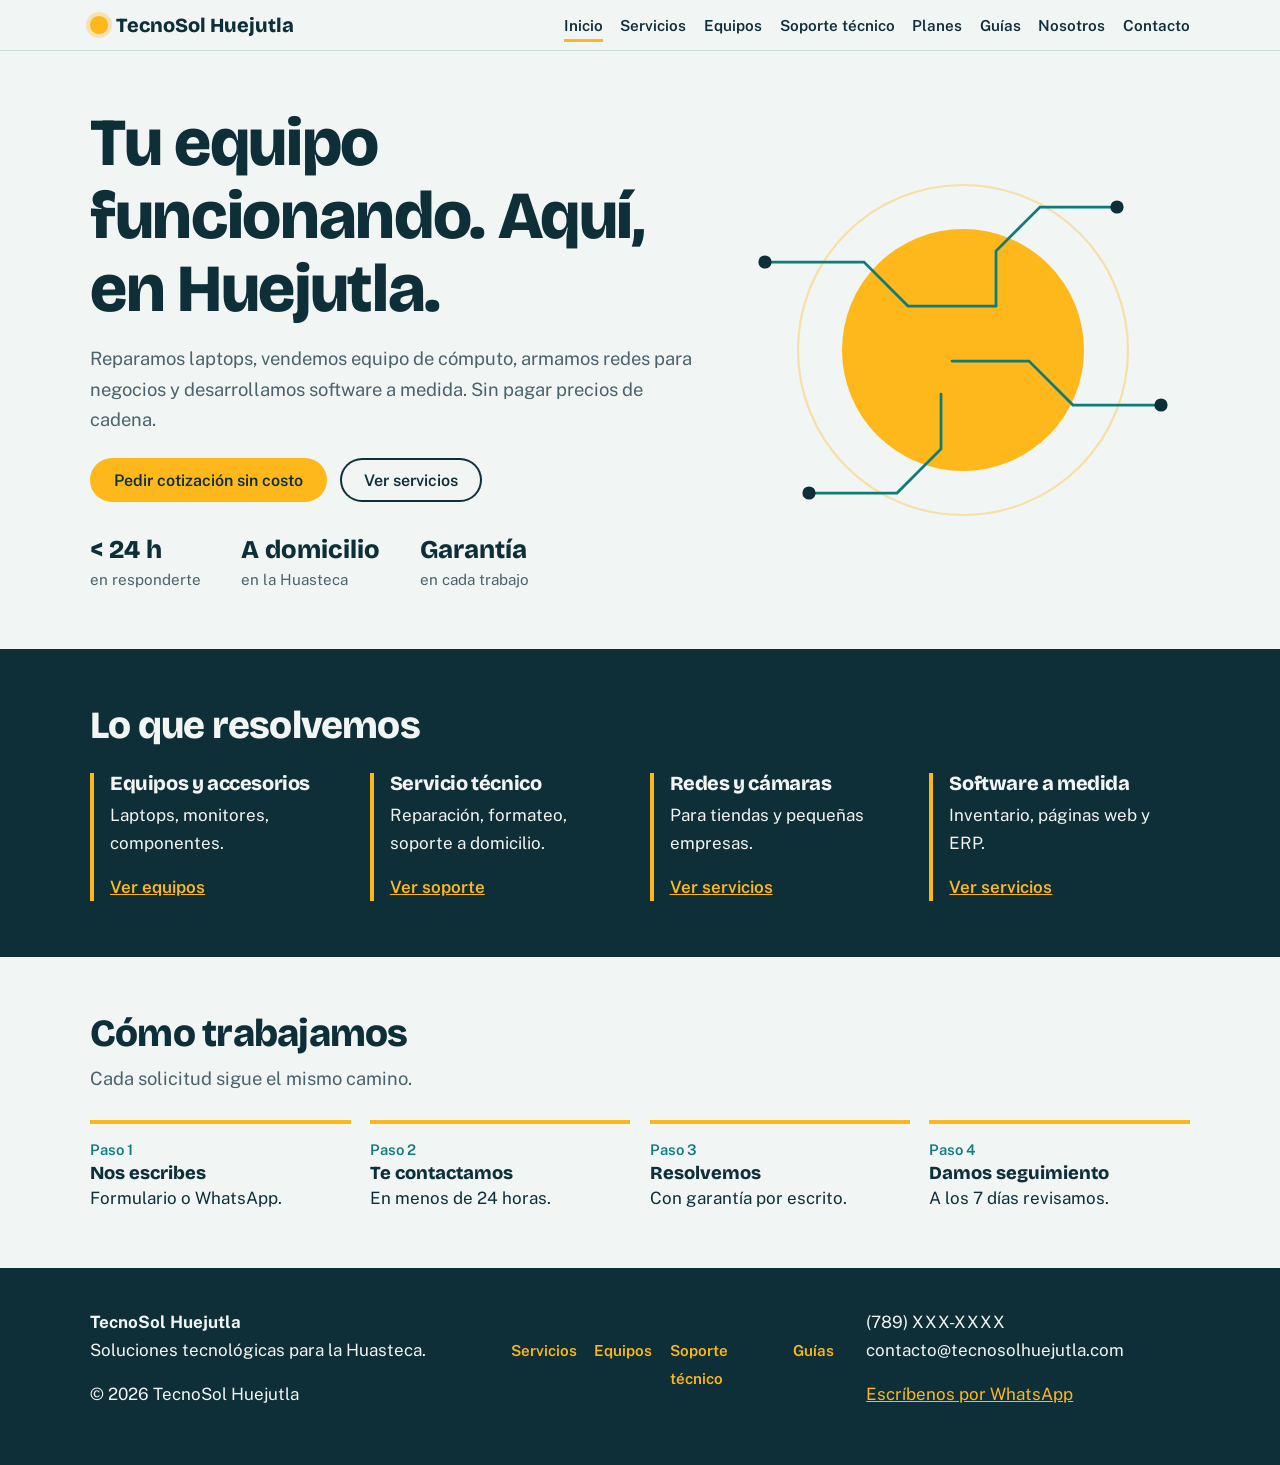
<file: index.html>
<!DOCTYPE html>
<html lang="es-MX">
<head>
<meta charset="UTF-8">
<meta name="viewport" content="width=device-width, initial-scale=1, viewport-fit=cover">
<meta name="robots" content="index, follow">
<link rel="canonical" href="https://tecnosolhuejutla.com/">
<title>TecnoSol Huejutla: Reparación, Venta de Laptops y Redes</title>
<meta name="description" content="Servicio técnico rápido en Huejutla. Reparamos laptops, vendemos equipos, armamos redes y hacemos software a medida. ¡Pide tu cotización sin costo!">
<meta property="og:title" content="TecnoSol Huejutla: Reparación, Venta de Laptops y Redes">
<meta property="og:description" content="Servicio técnico rápido en Huejutla. Reparamos laptops, vendemos equipos, armamos redes y hacemos software a medida. ¡Pide tu cotización sin costo!">
<meta property="og:type" content="website">
<meta property="og:locale" content="es_MX">
<meta property="og:url" content="https://tecnosolhuejutla.com/">
<link rel="icon" href="data:image/svg+xml,&lt;svg xmlns='http://www.w3.org/2000/svg' viewBox='0 0 100 100'&gt;&lt;circle cx='50' cy='50' r='40' fill='%23FFB81C'/&gt;&lt;/svg&gt;">
<link rel="preconnect" href="https://fonts.googleapis.com">
<link rel="preconnect" href="https://fonts.gstatic.com" crossorigin>
<link href="https://fonts.googleapis.com/css2?family=Bricolage+Grotesque:opsz,wght@12..96,500;12..96,800&family=Public+Sans:wght@400;600&display=swap" rel="stylesheet">
<link rel="stylesheet" href="css/styles.css">
<script type="application/ld+json">{"@context":"https://schema.org","@type":"LocalBusiness","name":"TecnoSol Huejutla","url":"https://tecnosolhuejutla.com","telephone":"+52-789-XXX-XXXX","address":{"@type":"PostalAddress","addressLocality":"Huejutla de Reyes","addressRegion":"Hidalgo","addressCountry":"MX"},"areaServed":"Región Huasteca"}</script>
</head>
<body>
<header class="top"><div class="wrap"><nav aria-label="Principal">
 <a class="brand" href="index.html"><i aria-hidden="true"></i>TecnoSol Huejutla</a>
 <button class="menu-btn" id="mb" aria-expanded="false" aria-controls="nv">Menú</button>
 <ul id="nv">
  <li><a href="index.html" aria-current="page">Inicio</a></li><li><a href="servicios.html">Servicios</a></li><li><a href="equipos.html">Equipos</a></li>
  <li><a href="soporte.html">Soporte técnico</a></li><li><a href="planes.html">Planes</a></li><li><a href="guias.html">Guías</a></li>
  <li><a href="nosotros.html">Nosotros</a></li><li><a href="contacto.html">Contacto</a></li>
 </ul></nav></div></header>

<main>
<section class="hero"><div class="wrap">
  <div><h1 tabindex="-1">Tu equipo funcionando. Aquí, en Huejutla.</h1>
  <p class="lead" style="margin-top:1.2rem">Reparamos laptops, vendemos equipo de cómputo, armamos redes para negocios y desarrollamos software a medida. Sin pagar precios de cadena.</p>
  <div class="cta-row"><a class="btn" href="contacto.html">Pedir cotización sin costo</a><a class="btn ghost" href="servicios.html">Ver servicios</a></div>
  <div class="stats"><div><b>&lt; 24 h</b><span>en responderte</span></div><div><b>A domicilio</b><span>en la Huasteca</span></div><div><b>Garantía</b><span>en cada trabajo</span></div></div></div>
  <svg viewBox="0 0 400 400" role="img" aria-label="Sol con líneas de circuito que representan tecnología local"><circle cx="200" cy="200" r="110" fill="#FFB81C"/><circle cx="200" cy="200" r="150" fill="none" stroke="#FFB81C" stroke-opacity=".35" stroke-width="2"/>
  <path class="trace" d="M20 120H110L150 160H230"/><path class="trace" d="M380 250H300L260 210H190"/><path class="trace" d="M60 330H140L180 290V240"/><path class="trace" d="M340 70H270L230 110V160"/>
  <g fill="#0E2F38"><circle cx="20" cy="120" r="6"/><circle cx="380" cy="250" r="6"/><circle cx="60" cy="330" r="6"/><circle cx="340" cy="70" r="6"/></g></svg>
 </div></section>
 <section class="band"><div class="wrap"><h2>Lo que resolvemos</h2>
  <div class="grid g4">
   <div class="line"><h3>Equipos y accesorios</h3><p>Laptops, monitores, componentes.</p><a href="equipos.html">Ver equipos</a></div>
   <div class="line"><h3>Servicio técnico</h3><p>Reparación, formateo, soporte a domicilio.</p><a href="soporte.html">Ver soporte</a></div>
   <div class="line"><h3>Redes y cámaras</h3><p>Para tiendas y pequeñas empresas.</p><a href="servicios.html">Ver servicios</a></div>
   <div class="line"><h3>Software a medida</h3><p>Inventario, páginas web y ERP.</p><a href="servicios.html">Ver servicios</a></div>
  </div></div></section>
 <section><div class="wrap"><h2>Cómo trabajamos</h2><p class="lead">Cada solicitud sigue el mismo camino.</p>
  <ol class="steps"><li><strong>Nos escribes</strong>Formulario o WhatsApp.</li><li><strong>Te contactamos</strong>En menos de 24 horas.</li><li><strong>Resolvemos</strong>Con garantía por escrito.</li><li><strong>Damos seguimiento</strong>A los 7 días revisamos.</li></ol></div></section>
</main>

<footer><div class="wrap">
 <div><b>TecnoSol Huejutla</b><p>Soluciones tecnológicas para la Huasteca.</p><p>© 2026 TecnoSol Huejutla</p></div>
 <nav aria-label="Pie"><ul><li><a href="servicios.html">Servicios</a></li><li><a href="equipos.html">Equipos</a></li><li><a href="soporte.html">Soporte técnico</a></li><li><a href="guias.html">Guías</a></li></ul></nav>
 <div><p>(789) XXX-XXXX<br>contacto@tecnosolhuejutla.com</p><a href="https://wa.me/52789XXXXXXX" target="_blank" rel="noopener noreferrer">Escríbenos por WhatsApp</a></div>
</div></footer>

<script src="js/main.js"></script>
</body>
</html>
</file>
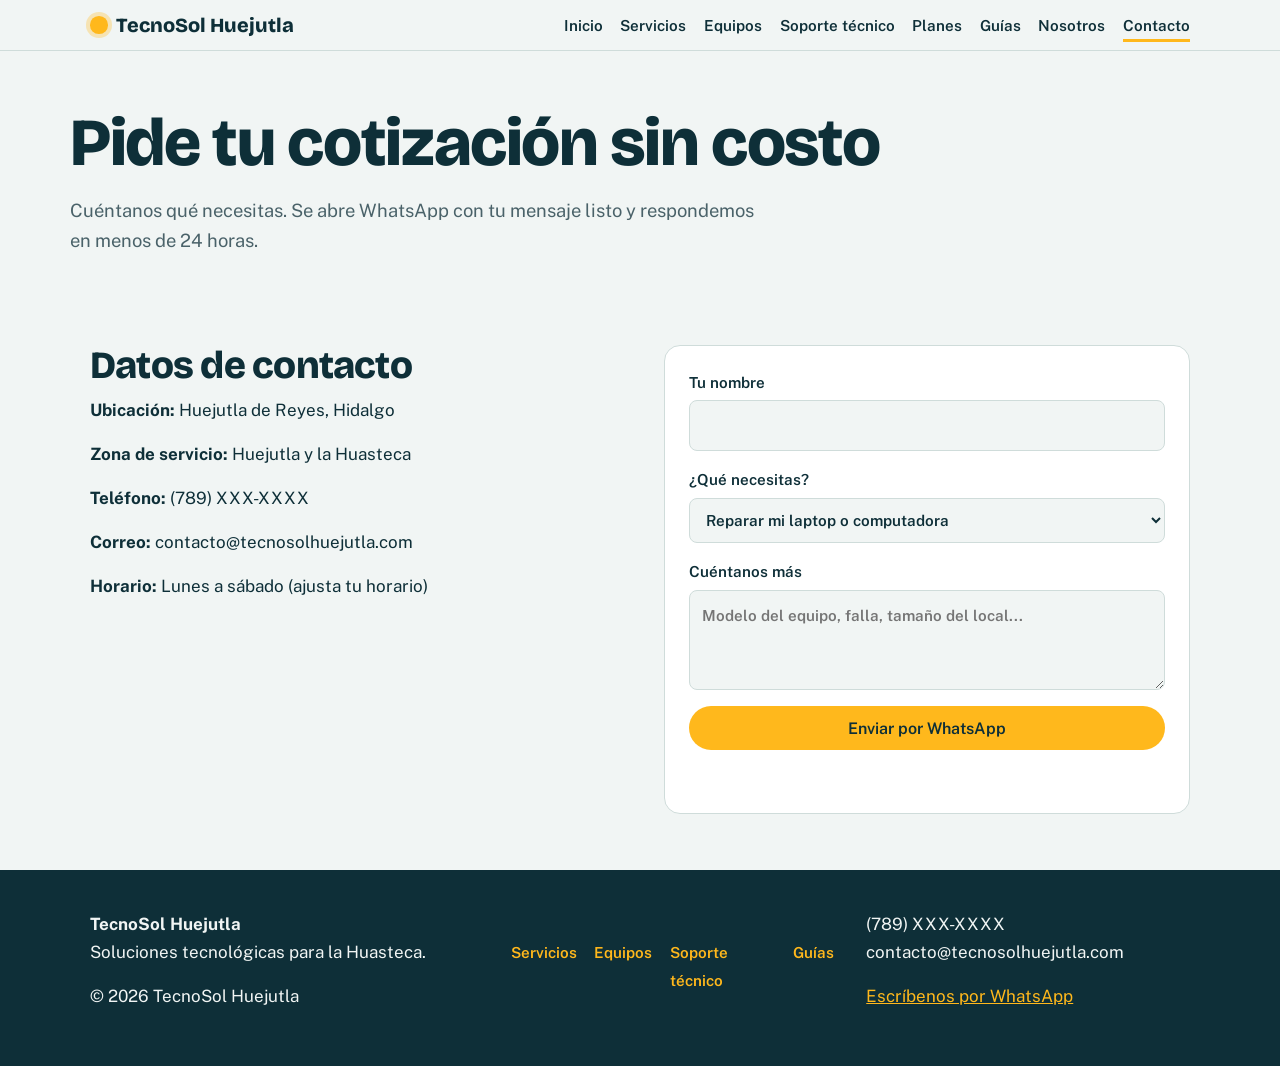
<file: contacto.html>
<!DOCTYPE html>
<html lang="es-MX">
<head>
<meta charset="UTF-8">
<meta name="viewport" content="width=device-width, initial-scale=1, viewport-fit=cover">
<meta name="robots" content="index, follow">
<link rel="canonical" href="https://tecnosolhuejutla.com/contacto.html">
<title>Contacto y cotización sin costo | TecnoSol Huejutla</title>
<meta name="description" content="Pide tu cotización sin costo por WhatsApp. Atendemos Huejutla de Reyes y la región Huasteca, Hidalgo.">
<meta property="og:title" content="Contacto y cotización sin costo | TecnoSol Huejutla">
<meta property="og:description" content="Pide tu cotización sin costo por WhatsApp. Atendemos Huejutla de Reyes y la región Huasteca, Hidalgo.">
<meta property="og:type" content="website">
<meta property="og:locale" content="es_MX">
<meta property="og:url" content="https://tecnosolhuejutla.com/contacto.html">
<link rel="icon" href="data:image/svg+xml,&lt;svg xmlns='http://www.w3.org/2000/svg' viewBox='0 0 100 100'&gt;&lt;circle cx='50' cy='50' r='40' fill='%23FFB81C'/&gt;&lt;/svg&gt;">
<link rel="preconnect" href="https://fonts.googleapis.com">
<link rel="preconnect" href="https://fonts.gstatic.com" crossorigin>
<link href="https://fonts.googleapis.com/css2?family=Bricolage+Grotesque:opsz,wght@12..96,500;12..96,800&family=Public+Sans:wght@400;600&display=swap" rel="stylesheet">
<link rel="stylesheet" href="css/styles.css">
<script type="application/ld+json">{"@context":"https://schema.org","@type":"LocalBusiness","name":"TecnoSol Huejutla","url":"https://tecnosolhuejutla.com","telephone":"+52-789-XXX-XXXX","address":{"@type":"PostalAddress","addressLocality":"Huejutla de Reyes","addressRegion":"Hidalgo","addressCountry":"MX"},"areaServed":"Región Huasteca"}</script>
</head>
<body>
<header class="top"><div class="wrap"><nav aria-label="Principal">
 <a class="brand" href="index.html"><i aria-hidden="true"></i>TecnoSol Huejutla</a>
 <button class="menu-btn" id="mb" aria-expanded="false" aria-controls="nv">Menú</button>
 <ul id="nv">
  <li><a href="index.html">Inicio</a></li><li><a href="servicios.html">Servicios</a></li><li><a href="equipos.html">Equipos</a></li>
  <li><a href="soporte.html">Soporte técnico</a></li><li><a href="planes.html">Planes</a></li><li><a href="guias.html">Guías</a></li>
  <li><a href="nosotros.html">Nosotros</a></li><li><a href="contacto.html" aria-current="page">Contacto</a></li>
 </ul></nav></div></header>

<main>
<div class="wrap pagehead"><h1 tabindex="-1">Pide tu cotización sin costo</h1><p class="lead" style="margin-top:1rem">Cuéntanos qué necesitas. Se abre WhatsApp con tu mensaje listo y respondemos en menos de 24 horas.</p></div>
 <section><div class="wrap two"><div><h2>Datos de contacto</h2>
  <p><b>Ubicación:</b> Huejutla de Reyes, Hidalgo</p><p><b>Zona de servicio:</b> Huejutla y la Huasteca</p><p><b>Teléfono:</b> (789) XXX-XXXX</p><p><b>Correo:</b> contacto@tecnosolhuejutla.com</p><p><b>Horario:</b> Lunes a sábado (ajusta tu horario)</p></div>
  <form id="f" novalidate><label>Tu nombre<input id="n" autocomplete="name"></label>
   <label>¿Qué necesitas?<select id="s"><option>Reparar mi laptop o computadora</option><option>Comprar un equipo</option><option>Red o cámaras de seguridad</option><option>Software o sistema a medida</option></select></label>
   <label>Cuéntanos más<textarea id="d" placeholder="Modelo del equipo, falla, tamaño del local..."></textarea></label>
   <button class="btn" type="submit">Enviar por WhatsApp</button><p id="msg" role="status"></p></form></div></section>
</main>

<footer><div class="wrap">
 <div><b>TecnoSol Huejutla</b><p>Soluciones tecnológicas para la Huasteca.</p><p>© 2026 TecnoSol Huejutla</p></div>
 <nav aria-label="Pie"><ul><li><a href="servicios.html">Servicios</a></li><li><a href="equipos.html">Equipos</a></li><li><a href="soporte.html">Soporte técnico</a></li><li><a href="guias.html">Guías</a></li></ul></nav>
 <div><p>(789) XXX-XXXX<br>contacto@tecnosolhuejutla.com</p><a href="https://wa.me/52789XXXXXXX" target="_blank" rel="noopener noreferrer">Escríbenos por WhatsApp</a></div>
</div></footer>

<script src="js/main.js"></script>
</body>
</html>
</file>
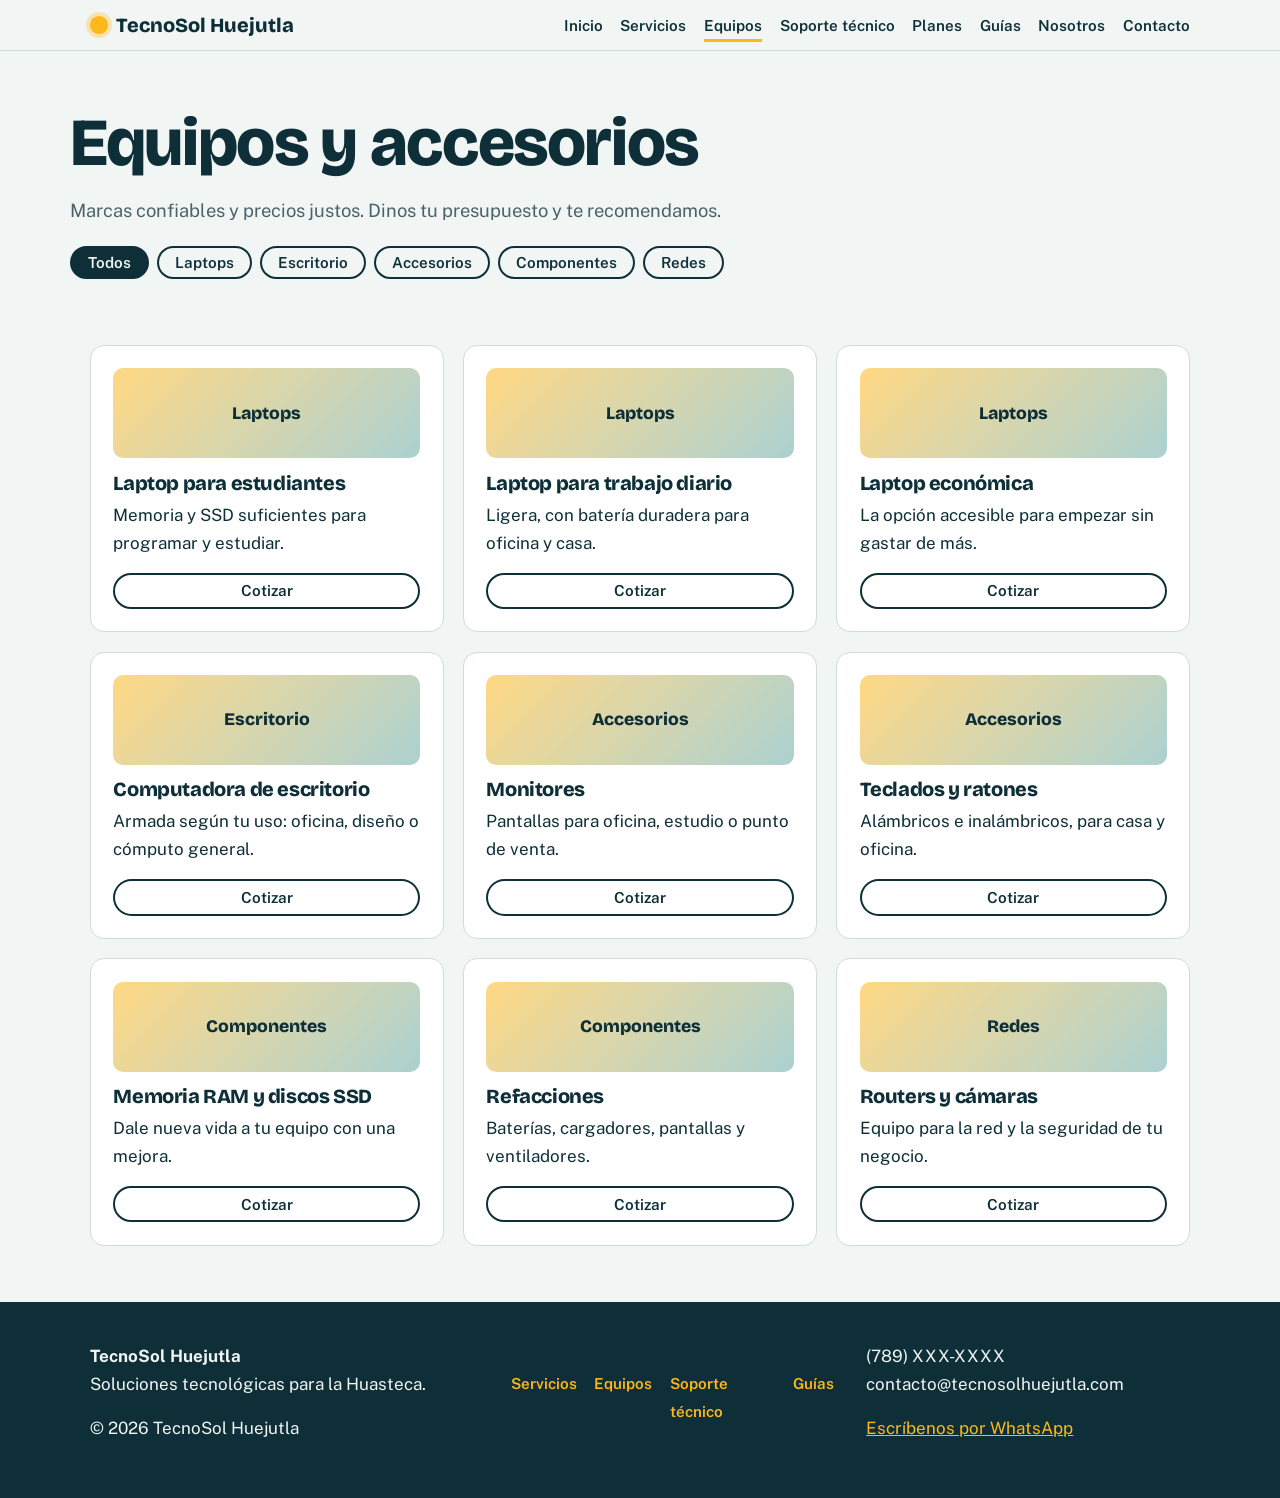
<file: equipos.html>
<!DOCTYPE html>
<html lang="es-MX">
<head>
<meta charset="UTF-8">
<meta name="viewport" content="width=device-width, initial-scale=1, viewport-fit=cover">
<meta name="robots" content="index, follow">
<link rel="canonical" href="https://tecnosolhuejutla.com/equipos.html">
<title>Venta de computadoras y laptops en Huejutla | TecnoSol</title>
<meta name="description" content="Laptops económicas, laptops para estudiantes de ingeniería, monitores, teclados y componentes en Huejutla. Cotiza tu equipo sin costo.">
<meta property="og:title" content="Venta de computadoras y laptops en Huejutla | TecnoSol">
<meta property="og:description" content="Laptops económicas, laptops para estudiantes de ingeniería, monitores, teclados y componentes en Huejutla. Cotiza tu equipo sin costo.">
<meta property="og:type" content="website">
<meta property="og:locale" content="es_MX">
<meta property="og:url" content="https://tecnosolhuejutla.com/equipos.html">
<link rel="icon" href="data:image/svg+xml,&lt;svg xmlns='http://www.w3.org/2000/svg' viewBox='0 0 100 100'&gt;&lt;circle cx='50' cy='50' r='40' fill='%23FFB81C'/&gt;&lt;/svg&gt;">
<link rel="preconnect" href="https://fonts.googleapis.com">
<link rel="preconnect" href="https://fonts.gstatic.com" crossorigin>
<link href="https://fonts.googleapis.com/css2?family=Bricolage+Grotesque:opsz,wght@12..96,500;12..96,800&family=Public+Sans:wght@400;600&display=swap" rel="stylesheet">
<link rel="stylesheet" href="css/styles.css">
<script type="application/ld+json">{"@context":"https://schema.org","@type":"LocalBusiness","name":"TecnoSol Huejutla","url":"https://tecnosolhuejutla.com","telephone":"+52-789-XXX-XXXX","address":{"@type":"PostalAddress","addressLocality":"Huejutla de Reyes","addressRegion":"Hidalgo","addressCountry":"MX"},"areaServed":"Región Huasteca"}</script>
</head>
<body>
<header class="top"><div class="wrap"><nav aria-label="Principal">
 <a class="brand" href="index.html"><i aria-hidden="true"></i>TecnoSol Huejutla</a>
 <button class="menu-btn" id="mb" aria-expanded="false" aria-controls="nv">Menú</button>
 <ul id="nv">
  <li><a href="index.html">Inicio</a></li><li><a href="servicios.html">Servicios</a></li><li><a href="equipos.html" aria-current="page">Equipos</a></li>
  <li><a href="soporte.html">Soporte técnico</a></li><li><a href="planes.html">Planes</a></li><li><a href="guias.html">Guías</a></li>
  <li><a href="nosotros.html">Nosotros</a></li><li><a href="contacto.html">Contacto</a></li>
 </ul></nav></div></header>

<main>
<div class="wrap pagehead"><h1 tabindex="-1">Equipos y accesorios</h1><p class="lead" style="margin-top:1rem">Marcas confiables y precios justos. Dinos tu presupuesto y te recomendamos.</p>
  <div class="chips" role="group" aria-label="Filtrar por categoría" id="chips"></div></div>
 <section style="padding-top:1.5rem"><div class="wrap"><div class="grid g3" id="cat" aria-live="polite"></div></div></section>
</main>

<footer><div class="wrap">
 <div><b>TecnoSol Huejutla</b><p>Soluciones tecnológicas para la Huasteca.</p><p>© 2026 TecnoSol Huejutla</p></div>
 <nav aria-label="Pie"><ul><li><a href="servicios.html">Servicios</a></li><li><a href="equipos.html">Equipos</a></li><li><a href="soporte.html">Soporte técnico</a></li><li><a href="guias.html">Guías</a></li></ul></nav>
 <div><p>(789) XXX-XXXX<br>contacto@tecnosolhuejutla.com</p><a href="https://wa.me/52789XXXXXXX" target="_blank" rel="noopener noreferrer">Escríbenos por WhatsApp</a></div>
</div></footer>

<script src="js/main.js"></script>
</body>
</html>
</file>
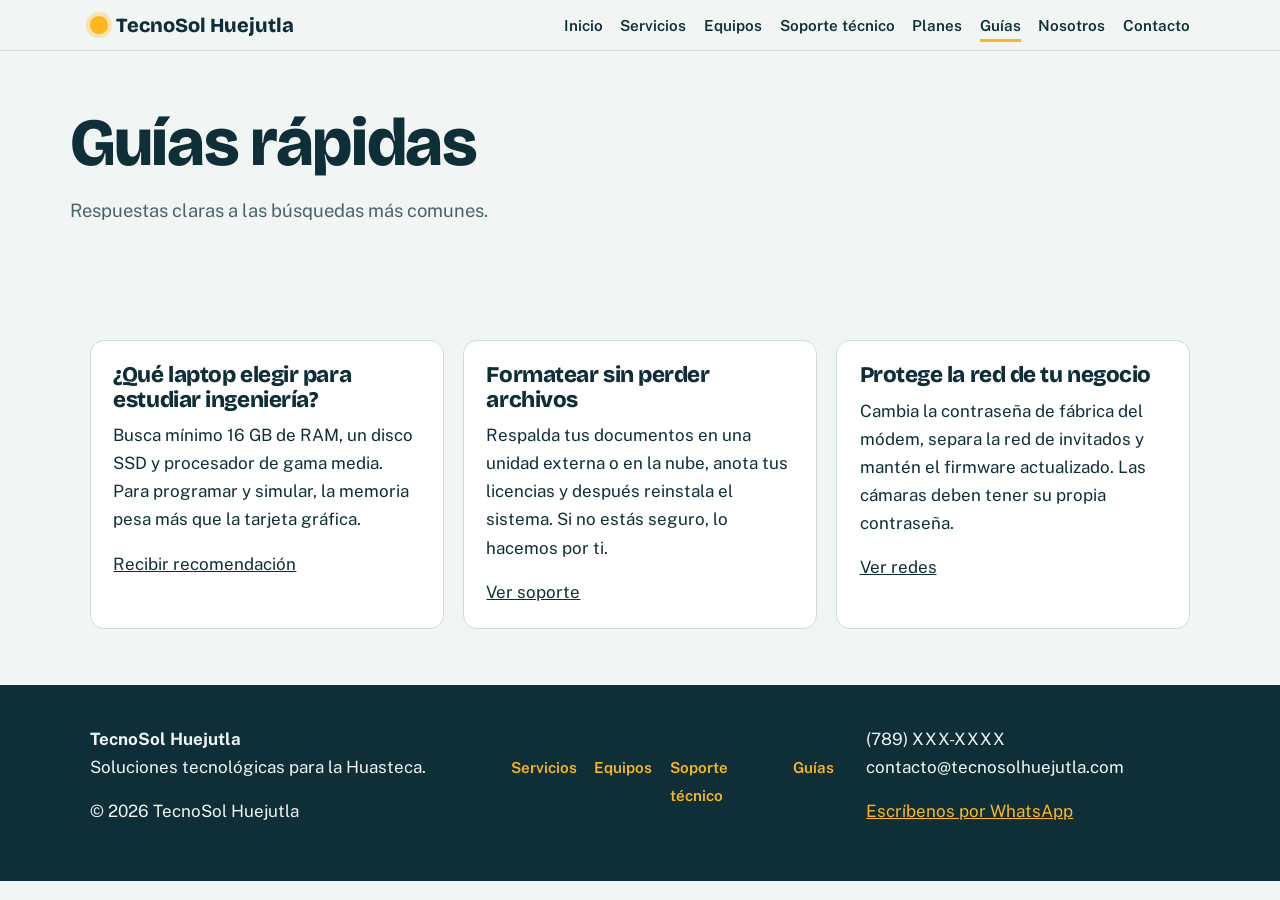
<file: guias.html>
<!DOCTYPE html>
<html lang="es-MX">
<head>
<meta charset="UTF-8">
<meta name="viewport" content="width=device-width, initial-scale=1, viewport-fit=cover">
<meta name="robots" content="index, follow">
<link rel="canonical" href="https://tecnosolhuejutla.com/guias.html">
<title>Guías de cómputo: laptops, formateo y redes | TecnoSol Huejutla</title>
<meta name="description" content="Guías sencillas: cómo elegir laptop para estudiar, formatear sin perder archivos y proteger la red de tu negocio.">
<meta property="og:title" content="Guías de cómputo: laptops, formateo y redes | TecnoSol Huejutla">
<meta property="og:description" content="Guías sencillas: cómo elegir laptop para estudiar, formatear sin perder archivos y proteger la red de tu negocio.">
<meta property="og:type" content="website">
<meta property="og:locale" content="es_MX">
<meta property="og:url" content="https://tecnosolhuejutla.com/guias.html">
<link rel="icon" href="data:image/svg+xml,&lt;svg xmlns='http://www.w3.org/2000/svg' viewBox='0 0 100 100'&gt;&lt;circle cx='50' cy='50' r='40' fill='%23FFB81C'/&gt;&lt;/svg&gt;">
<link rel="preconnect" href="https://fonts.googleapis.com">
<link rel="preconnect" href="https://fonts.gstatic.com" crossorigin>
<link href="https://fonts.googleapis.com/css2?family=Bricolage+Grotesque:opsz,wght@12..96,500;12..96,800&family=Public+Sans:wght@400;600&display=swap" rel="stylesheet">
<link rel="stylesheet" href="css/styles.css">
<script type="application/ld+json">{"@context":"https://schema.org","@type":"LocalBusiness","name":"TecnoSol Huejutla","url":"https://tecnosolhuejutla.com","telephone":"+52-789-XXX-XXXX","address":{"@type":"PostalAddress","addressLocality":"Huejutla de Reyes","addressRegion":"Hidalgo","addressCountry":"MX"},"areaServed":"Región Huasteca"}</script>
</head>
<body>
<header class="top"><div class="wrap"><nav aria-label="Principal">
 <a class="brand" href="index.html"><i aria-hidden="true"></i>TecnoSol Huejutla</a>
 <button class="menu-btn" id="mb" aria-expanded="false" aria-controls="nv">Menú</button>
 <ul id="nv">
  <li><a href="index.html">Inicio</a></li><li><a href="servicios.html">Servicios</a></li><li><a href="equipos.html">Equipos</a></li>
  <li><a href="soporte.html">Soporte técnico</a></li><li><a href="planes.html">Planes</a></li><li><a href="guias.html" aria-current="page">Guías</a></li>
  <li><a href="nosotros.html">Nosotros</a></li><li><a href="contacto.html">Contacto</a></li>
 </ul></nav></div></header>

<main>
<div class="wrap pagehead"><h1 tabindex="-1">Guías rápidas</h1><p class="lead" style="margin-top:1rem">Respuestas claras a las búsquedas más comunes.</p></div>
 <section><div class="wrap"><div class="grid g3">
  <article class="card"><h2 style="font-size:1.4rem">¿Qué laptop elegir para estudiar ingeniería?</h2><p>Busca mínimo 16 GB de RAM, un disco SSD y procesador de gama media. Para programar y simular, la memoria pesa más que la tarjeta gráfica.</p><a href="contacto.html">Recibir recomendación</a></article>
  <article class="card"><h2 style="font-size:1.4rem">Formatear sin perder archivos</h2><p>Respalda tus documentos en una unidad externa o en la nube, anota tus licencias y después reinstala el sistema. Si no estás seguro, lo hacemos por ti.</p><a href="soporte.html">Ver soporte</a></article>
  <article class="card"><h2 style="font-size:1.4rem">Protege la red de tu negocio</h2><p>Cambia la contraseña de fábrica del módem, separa la red de invitados y mantén el firmware actualizado. Las cámaras deben tener su propia contraseña.</p><a href="servicios.html">Ver redes</a></article>
 </div></div></section>
</main>

<footer><div class="wrap">
 <div><b>TecnoSol Huejutla</b><p>Soluciones tecnológicas para la Huasteca.</p><p>© 2026 TecnoSol Huejutla</p></div>
 <nav aria-label="Pie"><ul><li><a href="servicios.html">Servicios</a></li><li><a href="equipos.html">Equipos</a></li><li><a href="soporte.html">Soporte técnico</a></li><li><a href="guias.html">Guías</a></li></ul></nav>
 <div><p>(789) XXX-XXXX<br>contacto@tecnosolhuejutla.com</p><a href="https://wa.me/52789XXXXXXX" target="_blank" rel="noopener noreferrer">Escríbenos por WhatsApp</a></div>
</div></footer>

<script src="js/main.js"></script>
</body>
</html>
</file>
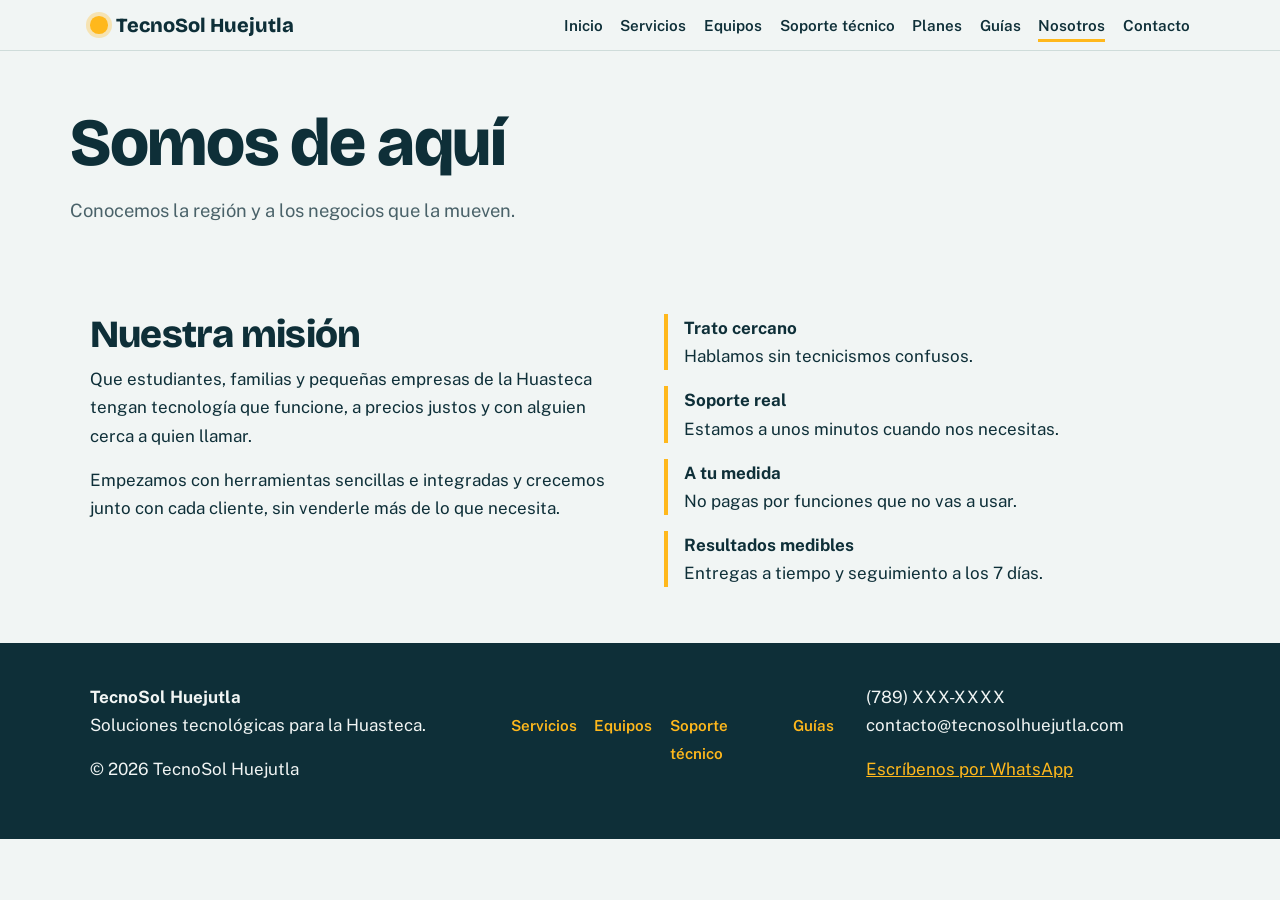
<file: nosotros.html>
<!DOCTYPE html>
<html lang="es-MX">
<head>
<meta charset="UTF-8">
<meta name="viewport" content="width=device-width, initial-scale=1, viewport-fit=cover">
<meta name="robots" content="index, follow">
<link rel="canonical" href="https://tecnosolhuejutla.com/nosotros.html">
<title>Nosotros: tecnología local en Huejutla | TecnoSol</title>
<meta name="description" content="Somos un equipo de Huejutla que ofrece soluciones tecnológicas accesibles para estudiantes, familias y negocios de la Huasteca.">
<meta property="og:title" content="Nosotros: tecnología local en Huejutla | TecnoSol">
<meta property="og:description" content="Somos un equipo de Huejutla que ofrece soluciones tecnológicas accesibles para estudiantes, familias y negocios de la Huasteca.">
<meta property="og:type" content="website">
<meta property="og:locale" content="es_MX">
<meta property="og:url" content="https://tecnosolhuejutla.com/nosotros.html">
<link rel="icon" href="data:image/svg+xml,&lt;svg xmlns='http://www.w3.org/2000/svg' viewBox='0 0 100 100'&gt;&lt;circle cx='50' cy='50' r='40' fill='%23FFB81C'/&gt;&lt;/svg&gt;">
<link rel="preconnect" href="https://fonts.googleapis.com">
<link rel="preconnect" href="https://fonts.gstatic.com" crossorigin>
<link href="https://fonts.googleapis.com/css2?family=Bricolage+Grotesque:opsz,wght@12..96,500;12..96,800&family=Public+Sans:wght@400;600&display=swap" rel="stylesheet">
<link rel="stylesheet" href="css/styles.css">
<script type="application/ld+json">{"@context":"https://schema.org","@type":"LocalBusiness","name":"TecnoSol Huejutla","url":"https://tecnosolhuejutla.com","telephone":"+52-789-XXX-XXXX","address":{"@type":"PostalAddress","addressLocality":"Huejutla de Reyes","addressRegion":"Hidalgo","addressCountry":"MX"},"areaServed":"Región Huasteca"}</script>
</head>
<body>
<header class="top"><div class="wrap"><nav aria-label="Principal">
 <a class="brand" href="index.html"><i aria-hidden="true"></i>TecnoSol Huejutla</a>
 <button class="menu-btn" id="mb" aria-expanded="false" aria-controls="nv">Menú</button>
 <ul id="nv">
  <li><a href="index.html">Inicio</a></li><li><a href="servicios.html">Servicios</a></li><li><a href="equipos.html">Equipos</a></li>
  <li><a href="soporte.html">Soporte técnico</a></li><li><a href="planes.html">Planes</a></li><li><a href="guias.html">Guías</a></li>
  <li><a href="nosotros.html" aria-current="page">Nosotros</a></li><li><a href="contacto.html">Contacto</a></li>
 </ul></nav></div></header>

<main>
<div class="wrap pagehead"><h1 tabindex="-1">Somos de aquí</h1><p class="lead" style="margin-top:1rem">Conocemos la región y a los negocios que la mueven.</p></div>
 <section><div class="wrap two"><div><h2>Nuestra misión</h2><p>Que estudiantes, familias y pequeñas empresas de la Huasteca tengan tecnología que funcione, a precios justos y con alguien cerca a quien llamar.</p><p>Empezamos con herramientas sencillas e integradas y crecemos junto con cada cliente, sin venderle más de lo que necesita.</p></div>
  <div class="facts"><div class="line"><b>Trato cercano</b><br>Hablamos sin tecnicismos confusos.</div><div class="line"><b>Soporte real</b><br>Estamos a unos minutos cuando nos necesitas.</div><div class="line"><b>A tu medida</b><br>No pagas por funciones que no vas a usar.</div><div class="line"><b>Resultados medibles</b><br>Entregas a tiempo y seguimiento a los 7 días.</div></div></div></section>
</main>

<footer><div class="wrap">
 <div><b>TecnoSol Huejutla</b><p>Soluciones tecnológicas para la Huasteca.</p><p>© 2026 TecnoSol Huejutla</p></div>
 <nav aria-label="Pie"><ul><li><a href="servicios.html">Servicios</a></li><li><a href="equipos.html">Equipos</a></li><li><a href="soporte.html">Soporte técnico</a></li><li><a href="guias.html">Guías</a></li></ul></nav>
 <div><p>(789) XXX-XXXX<br>contacto@tecnosolhuejutla.com</p><a href="https://wa.me/52789XXXXXXX" target="_blank" rel="noopener noreferrer">Escríbenos por WhatsApp</a></div>
</div></footer>

<script src="js/main.js"></script>
</body>
</html>
</file>
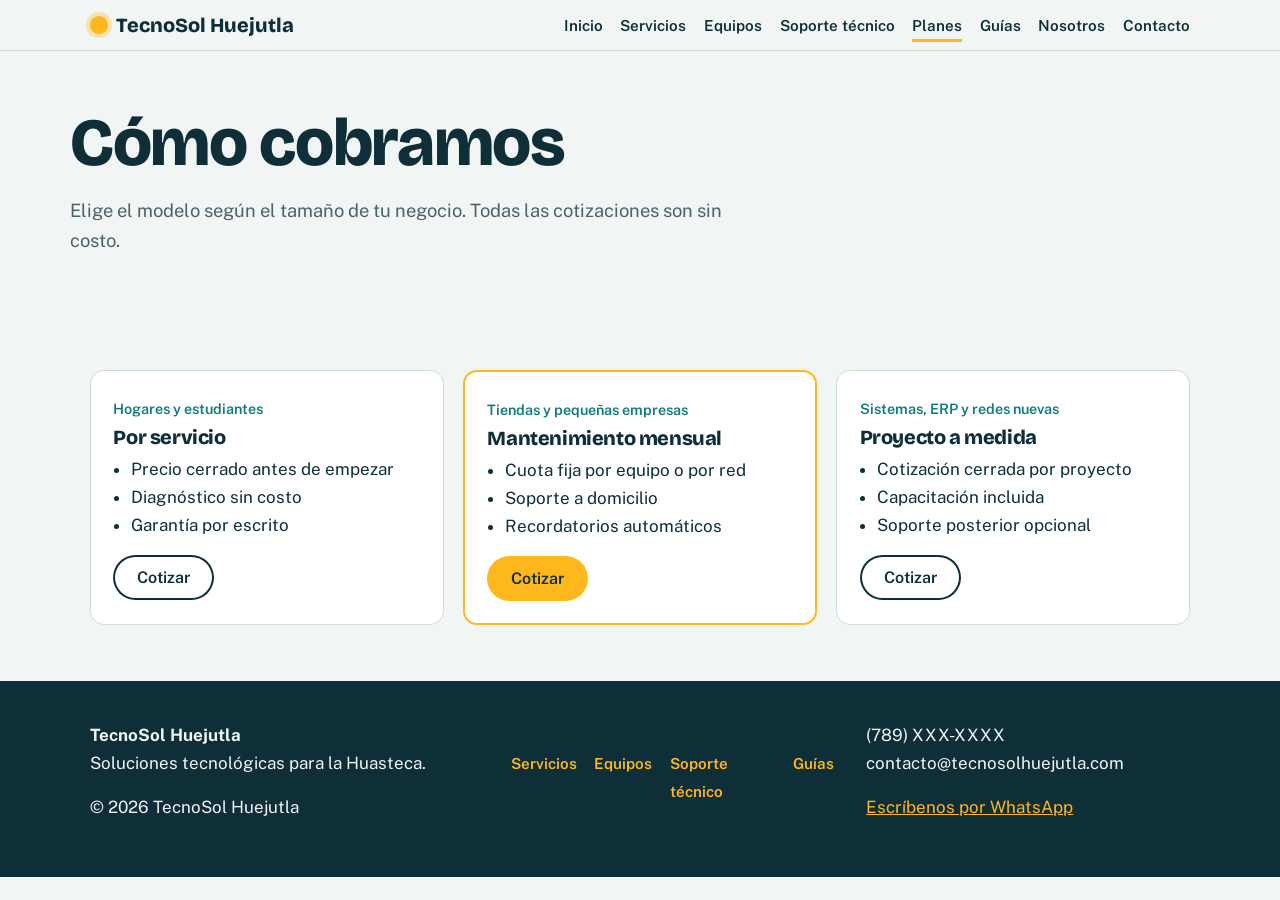
<file: planes.html>
<!DOCTYPE html>
<html lang="es-MX">
<head>
<meta charset="UTF-8">
<meta name="viewport" content="width=device-width, initial-scale=1, viewport-fit=cover">
<meta name="robots" content="index, follow">
<link rel="canonical" href="https://tecnosolhuejutla.com/planes.html">
<title>Planes y precios de servicio técnico y software | TecnoSol Huejutla</title>
<meta name="description" content="Elige cómo pagar: por servicio, mantenimiento mensual o proyecto a medida. Cotización sin costo en Huejutla.">
<meta property="og:title" content="Planes y precios de servicio técnico y software | TecnoSol Huejutla">
<meta property="og:description" content="Elige cómo pagar: por servicio, mantenimiento mensual o proyecto a medida. Cotización sin costo en Huejutla.">
<meta property="og:type" content="website">
<meta property="og:locale" content="es_MX">
<meta property="og:url" content="https://tecnosolhuejutla.com/planes.html">
<link rel="icon" href="data:image/svg+xml,&lt;svg xmlns='http://www.w3.org/2000/svg' viewBox='0 0 100 100'&gt;&lt;circle cx='50' cy='50' r='40' fill='%23FFB81C'/&gt;&lt;/svg&gt;">
<link rel="preconnect" href="https://fonts.googleapis.com">
<link rel="preconnect" href="https://fonts.gstatic.com" crossorigin>
<link href="https://fonts.googleapis.com/css2?family=Bricolage+Grotesque:opsz,wght@12..96,500;12..96,800&family=Public+Sans:wght@400;600&display=swap" rel="stylesheet">
<link rel="stylesheet" href="css/styles.css">
<script type="application/ld+json">{"@context":"https://schema.org","@type":"LocalBusiness","name":"TecnoSol Huejutla","url":"https://tecnosolhuejutla.com","telephone":"+52-789-XXX-XXXX","address":{"@type":"PostalAddress","addressLocality":"Huejutla de Reyes","addressRegion":"Hidalgo","addressCountry":"MX"},"areaServed":"Región Huasteca"}</script>
</head>
<body>
<header class="top"><div class="wrap"><nav aria-label="Principal">
 <a class="brand" href="index.html"><i aria-hidden="true"></i>TecnoSol Huejutla</a>
 <button class="menu-btn" id="mb" aria-expanded="false" aria-controls="nv">Menú</button>
 <ul id="nv">
  <li><a href="index.html">Inicio</a></li><li><a href="servicios.html">Servicios</a></li><li><a href="equipos.html">Equipos</a></li>
  <li><a href="soporte.html">Soporte técnico</a></li><li><a href="planes.html" aria-current="page">Planes</a></li><li><a href="guias.html">Guías</a></li>
  <li><a href="nosotros.html">Nosotros</a></li><li><a href="contacto.html">Contacto</a></li>
 </ul></nav></div></header>

<main>
<div class="wrap pagehead"><h1 tabindex="-1">Cómo cobramos</h1><p class="lead" style="margin-top:1rem">Elige el modelo según el tamaño de tu negocio. Todas las cotizaciones son sin costo.</p></div>
 <section><div class="wrap"><div class="grid g3">
  <div class="card"><span class="tag">Hogares y estudiantes</span><h3>Por servicio</h3><ul><li>Precio cerrado antes de empezar</li><li>Diagnóstico sin costo</li><li>Garantía por escrito</li></ul><a class="btn ghost" href="contacto.html">Cotizar</a></div>
  <div class="card" style="border:2px solid var(--sun)"><span class="tag">Tiendas y pequeñas empresas</span><h3>Mantenimiento mensual</h3><ul><li>Cuota fija por equipo o por red</li><li>Soporte a domicilio</li><li>Recordatorios automáticos</li></ul><a class="btn" href="contacto.html">Cotizar</a></div>
  <div class="card"><span class="tag">Sistemas, ERP y redes nuevas</span><h3>Proyecto a medida</h3><ul><li>Cotización cerrada por proyecto</li><li>Capacitación incluida</li><li>Soporte posterior opcional</li></ul><a class="btn ghost" href="contacto.html">Cotizar</a></div>
 </div></div></section>
</main>

<footer><div class="wrap">
 <div><b>TecnoSol Huejutla</b><p>Soluciones tecnológicas para la Huasteca.</p><p>© 2026 TecnoSol Huejutla</p></div>
 <nav aria-label="Pie"><ul><li><a href="servicios.html">Servicios</a></li><li><a href="equipos.html">Equipos</a></li><li><a href="soporte.html">Soporte técnico</a></li><li><a href="guias.html">Guías</a></li></ul></nav>
 <div><p>(789) XXX-XXXX<br>contacto@tecnosolhuejutla.com</p><a href="https://wa.me/52789XXXXXXX" target="_blank" rel="noopener noreferrer">Escríbenos por WhatsApp</a></div>
</div></footer>

<script src="js/main.js"></script>
</body>
</html>
</file>
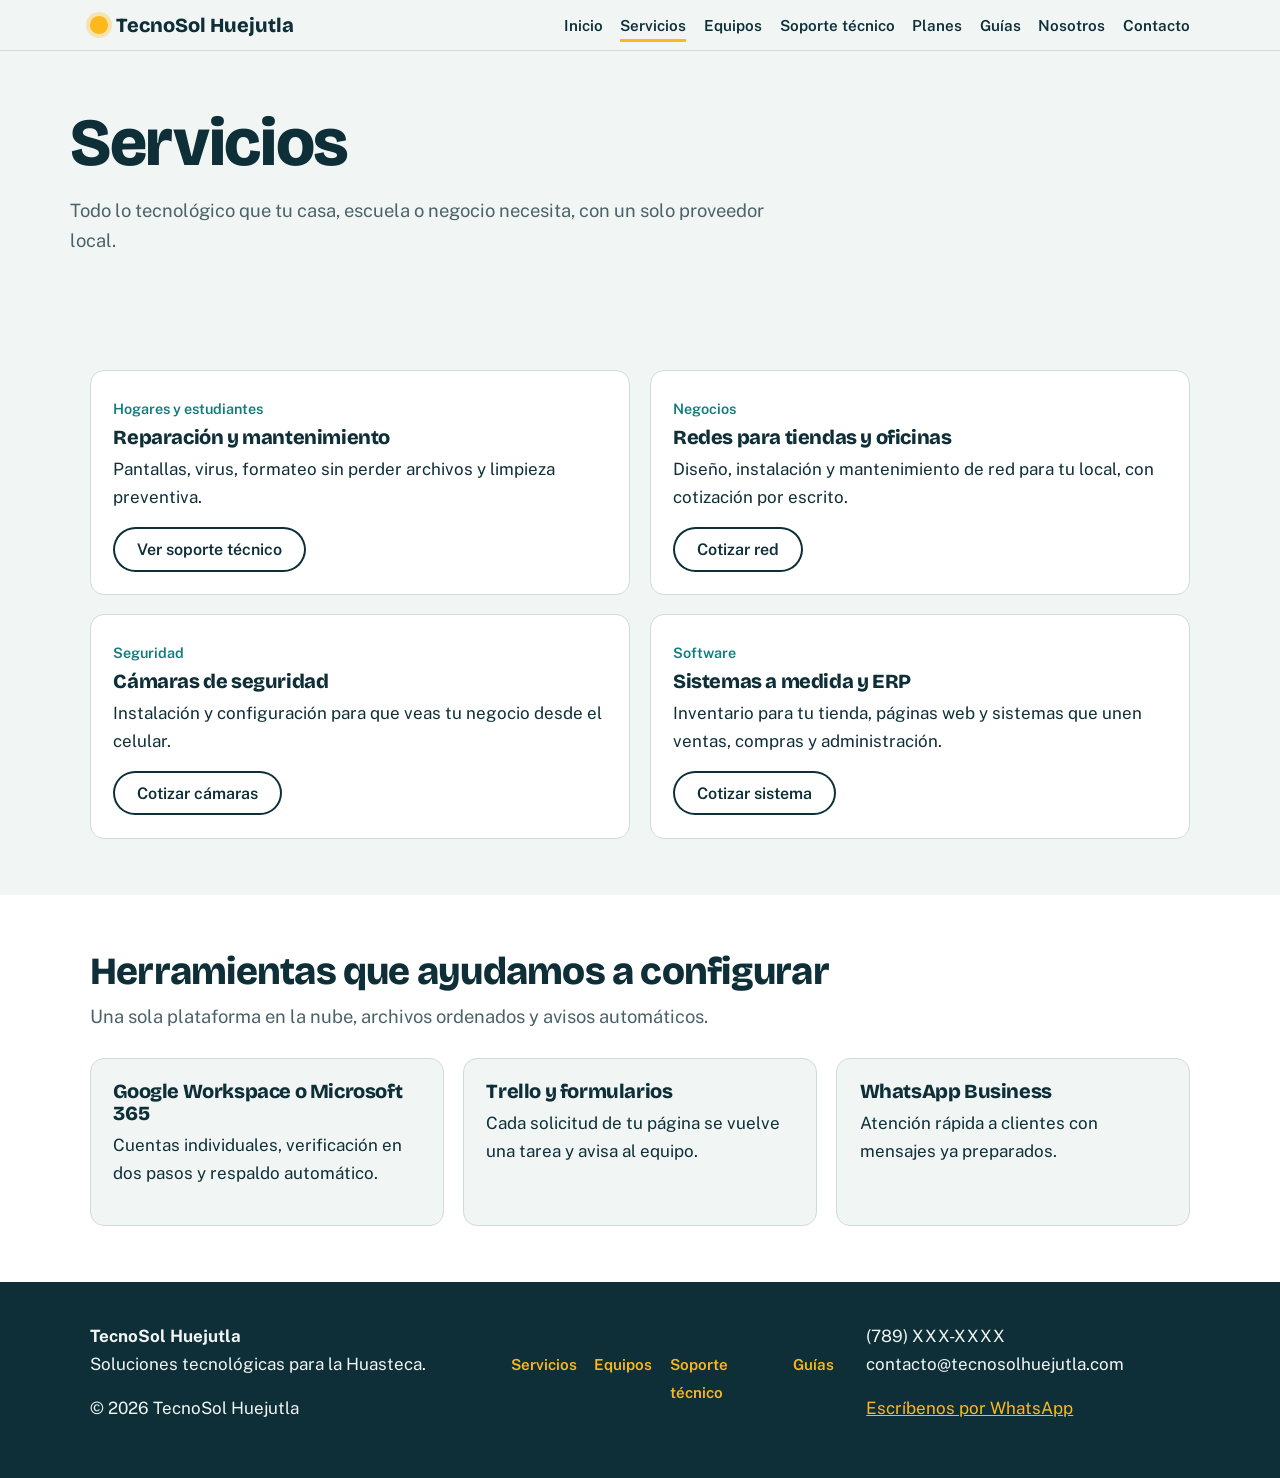
<file: servicios.html>
<!DOCTYPE html>
<html lang="es-MX">
<head>
<meta charset="UTF-8">
<meta name="viewport" content="width=device-width, initial-scale=1, viewport-fit=cover">
<meta name="robots" content="index, follow">
<link rel="canonical" href="https://tecnosolhuejutla.com/servicios.html">
<title>Servicios de cómputo, redes y software en Huejutla | TecnoSol</title>
<meta name="description" content="Reparación, mantenimiento, redes para negocios, cámaras de seguridad y software a medida en Huejutla y la Huasteca. Cotiza sin costo.">
<meta property="og:title" content="Servicios de cómputo, redes y software en Huejutla | TecnoSol">
<meta property="og:description" content="Reparación, mantenimiento, redes para negocios, cámaras de seguridad y software a medida en Huejutla y la Huasteca. Cotiza sin costo.">
<meta property="og:type" content="website">
<meta property="og:locale" content="es_MX">
<meta property="og:url" content="https://tecnosolhuejutla.com/servicios.html">
<link rel="icon" href="data:image/svg+xml,&lt;svg xmlns='http://www.w3.org/2000/svg' viewBox='0 0 100 100'&gt;&lt;circle cx='50' cy='50' r='40' fill='%23FFB81C'/&gt;&lt;/svg&gt;">
<link rel="preconnect" href="https://fonts.googleapis.com">
<link rel="preconnect" href="https://fonts.gstatic.com" crossorigin>
<link href="https://fonts.googleapis.com/css2?family=Bricolage+Grotesque:opsz,wght@12..96,500;12..96,800&family=Public+Sans:wght@400;600&display=swap" rel="stylesheet">
<link rel="stylesheet" href="css/styles.css">
<script type="application/ld+json">{"@context":"https://schema.org","@type":"LocalBusiness","name":"TecnoSol Huejutla","url":"https://tecnosolhuejutla.com","telephone":"+52-789-XXX-XXXX","address":{"@type":"PostalAddress","addressLocality":"Huejutla de Reyes","addressRegion":"Hidalgo","addressCountry":"MX"},"areaServed":"Región Huasteca"}</script>
</head>
<body>
<header class="top"><div class="wrap"><nav aria-label="Principal">
 <a class="brand" href="index.html"><i aria-hidden="true"></i>TecnoSol Huejutla</a>
 <button class="menu-btn" id="mb" aria-expanded="false" aria-controls="nv">Menú</button>
 <ul id="nv">
  <li><a href="index.html">Inicio</a></li><li><a href="servicios.html" aria-current="page">Servicios</a></li><li><a href="equipos.html">Equipos</a></li>
  <li><a href="soporte.html">Soporte técnico</a></li><li><a href="planes.html">Planes</a></li><li><a href="guias.html">Guías</a></li>
  <li><a href="nosotros.html">Nosotros</a></li><li><a href="contacto.html">Contacto</a></li>
 </ul></nav></div></header>

<main>
<div class="wrap pagehead"><h1 tabindex="-1">Servicios</h1><p class="lead" style="margin-top:1rem">Todo lo tecnológico que tu casa, escuela o negocio necesita, con un solo proveedor local.</p></div>
 <section><div class="wrap"><div class="grid g2">
  <article class="card"><span class="tag">Hogares y estudiantes</span><h3>Reparación y mantenimiento</h3><p>Pantallas, virus, formateo sin perder archivos y limpieza preventiva.</p><a class="btn ghost" href="soporte.html">Ver soporte técnico</a></article>
  <article class="card"><span class="tag">Negocios</span><h3>Redes para tiendas y oficinas</h3><p>Diseño, instalación y mantenimiento de red para tu local, con cotización por escrito.</p><a class="btn ghost" href="contacto.html">Cotizar red</a></article>
  <article class="card"><span class="tag">Seguridad</span><h3>Cámaras de seguridad</h3><p>Instalación y configuración para que veas tu negocio desde el celular.</p><a class="btn ghost" href="contacto.html">Cotizar cámaras</a></article>
  <article class="card"><span class="tag">Software</span><h3>Sistemas a medida y ERP</h3><p>Inventario para tu tienda, páginas web y sistemas que unen ventas, compras y administración.</p><a class="btn ghost" href="contacto.html">Cotizar sistema</a></article>
 </div></div></section>
 <section class="alt"><div class="wrap"><h2>Herramientas que ayudamos a configurar</h2><p class="lead">Una sola plataforma en la nube, archivos ordenados y avisos automáticos.</p>
  <div class="grid g3"><div class="card"><h3>Google Workspace o Microsoft 365</h3><p>Cuentas individuales, verificación en dos pasos y respaldo automático.</p></div>
  <div class="card"><h3>Trello y formularios</h3><p>Cada solicitud de tu página se vuelve una tarea y avisa al equipo.</p></div>
  <div class="card"><h3>WhatsApp Business</h3><p>Atención rápida a clientes con mensajes ya preparados.</p></div></div></div></section>
</main>

<footer><div class="wrap">
 <div><b>TecnoSol Huejutla</b><p>Soluciones tecnológicas para la Huasteca.</p><p>© 2026 TecnoSol Huejutla</p></div>
 <nav aria-label="Pie"><ul><li><a href="servicios.html">Servicios</a></li><li><a href="equipos.html">Equipos</a></li><li><a href="soporte.html">Soporte técnico</a></li><li><a href="guias.html">Guías</a></li></ul></nav>
 <div><p>(789) XXX-XXXX<br>contacto@tecnosolhuejutla.com</p><a href="https://wa.me/52789XXXXXXX" target="_blank" rel="noopener noreferrer">Escríbenos por WhatsApp</a></div>
</div></footer>

<script src="js/main.js"></script>
</body>
</html>
</file>
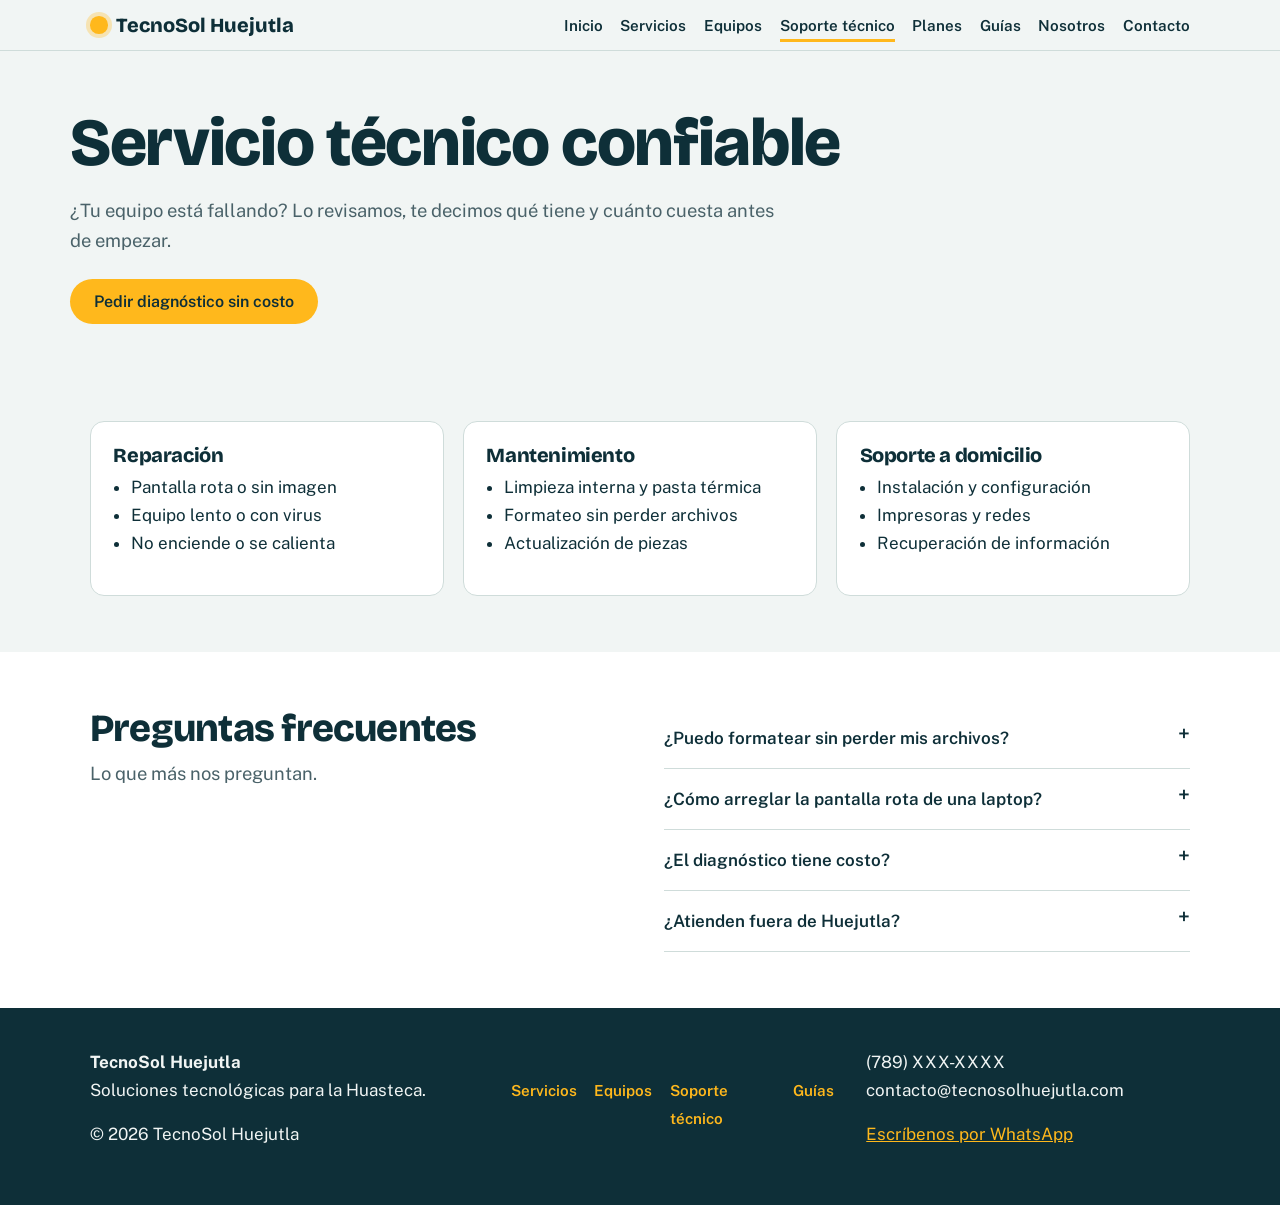
<file: soporte.html>
<!DOCTYPE html>
<html lang="es-MX">
<head>
<meta charset="UTF-8">
<meta name="viewport" content="width=device-width, initial-scale=1, viewport-fit=cover">
<meta name="robots" content="index, follow">
<link rel="canonical" href="https://tecnosolhuejutla.com/soporte.html">
<title>Servicio técnico y reparación de laptops en Huejutla | TecnoSol</title>
<meta name="description" content="Reparación de computadoras y laptops, mantenimiento, soporte técnico a domicilio y recuperación de información en Huejutla. Diagnóstico sin costo.">
<meta property="og:title" content="Servicio técnico y reparación de laptops en Huejutla | TecnoSol">
<meta property="og:description" content="Reparación de computadoras y laptops, mantenimiento, soporte técnico a domicilio y recuperación de información en Huejutla. Diagnóstico sin costo.">
<meta property="og:type" content="website">
<meta property="og:locale" content="es_MX">
<meta property="og:url" content="https://tecnosolhuejutla.com/soporte.html">
<link rel="icon" href="data:image/svg+xml,&lt;svg xmlns='http://www.w3.org/2000/svg' viewBox='0 0 100 100'&gt;&lt;circle cx='50' cy='50' r='40' fill='%23FFB81C'/&gt;&lt;/svg&gt;">
<link rel="preconnect" href="https://fonts.googleapis.com">
<link rel="preconnect" href="https://fonts.gstatic.com" crossorigin>
<link href="https://fonts.googleapis.com/css2?family=Bricolage+Grotesque:opsz,wght@12..96,500;12..96,800&family=Public+Sans:wght@400;600&display=swap" rel="stylesheet">
<link rel="stylesheet" href="css/styles.css">
<script type="application/ld+json">{"@context":"https://schema.org","@type":"LocalBusiness","name":"TecnoSol Huejutla","url":"https://tecnosolhuejutla.com","telephone":"+52-789-XXX-XXXX","address":{"@type":"PostalAddress","addressLocality":"Huejutla de Reyes","addressRegion":"Hidalgo","addressCountry":"MX"},"areaServed":"Región Huasteca"}</script>
</head>
<body>
<header class="top"><div class="wrap"><nav aria-label="Principal">
 <a class="brand" href="index.html"><i aria-hidden="true"></i>TecnoSol Huejutla</a>
 <button class="menu-btn" id="mb" aria-expanded="false" aria-controls="nv">Menú</button>
 <ul id="nv">
  <li><a href="index.html">Inicio</a></li><li><a href="servicios.html">Servicios</a></li><li><a href="equipos.html">Equipos</a></li>
  <li><a href="soporte.html" aria-current="page">Soporte técnico</a></li><li><a href="planes.html">Planes</a></li><li><a href="guias.html">Guías</a></li>
  <li><a href="nosotros.html">Nosotros</a></li><li><a href="contacto.html">Contacto</a></li>
 </ul></nav></div></header>

<main>
<div class="wrap pagehead"><h1 tabindex="-1">Servicio técnico confiable</h1><p class="lead" style="margin-top:1rem">¿Tu equipo está fallando? Lo revisamos, te decimos qué tiene y cuánto cuesta antes de empezar.</p><div class="cta-row"><a class="btn" href="contacto.html">Pedir diagnóstico sin costo</a></div></div>
 <section><div class="wrap"><div class="grid g3">
  <div class="card"><h3>Reparación</h3><ul><li>Pantalla rota o sin imagen</li><li>Equipo lento o con virus</li><li>No enciende o se calienta</li></ul></div>
  <div class="card"><h3>Mantenimiento</h3><ul><li>Limpieza interna y pasta térmica</li><li>Formateo sin perder archivos</li><li>Actualización de piezas</li></ul></div>
  <div class="card"><h3>Soporte a domicilio</h3><ul><li>Instalación y configuración</li><li>Impresoras y redes</li><li>Recuperación de información</li></ul></div></div></div></section>
 <section class="alt"><div class="wrap two"><div><h2>Preguntas frecuentes</h2><p class="lead">Lo que más nos preguntan.</p></div><div>
  <details><summary>¿Puedo formatear sin perder mis archivos?</summary><p>Sí. Primero respaldamos tu información y después reinstalamos el sistema.</p></details>
  <details><summary>¿Cómo arreglar la pantalla rota de una laptop?</summary><p>Hay que reemplazar el panel. Revisamos tu modelo y te damos precio antes de empezar.</p></details>
  <details><summary>¿El diagnóstico tiene costo?</summary><p>No. Si decides reparar con nosotros, empezamos de inmediato.</p></details>
  <details><summary>¿Atienden fuera de Huejutla?</summary><p>Sí, damos servicio a domicilio en comunidades de la Huasteca.</p></details></div></div></section>
</main>

<footer><div class="wrap">
 <div><b>TecnoSol Huejutla</b><p>Soluciones tecnológicas para la Huasteca.</p><p>© 2026 TecnoSol Huejutla</p></div>
 <nav aria-label="Pie"><ul><li><a href="servicios.html">Servicios</a></li><li><a href="equipos.html">Equipos</a></li><li><a href="soporte.html">Soporte técnico</a></li><li><a href="guias.html">Guías</a></li></ul></nav>
 <div><p>(789) XXX-XXXX<br>contacto@tecnosolhuejutla.com</p><a href="https://wa.me/52789XXXXXXX" target="_blank" rel="noopener noreferrer">Escríbenos por WhatsApp</a></div>
</div></footer>

<script src="js/main.js"></script>
</body>
</html>
</file>
<file: css/styles.css>
:root{--bg:#F1F5F4;--surface:#fff;--ink:#0E2F38;--muted:#4A6269;--line:#CFDCDA;--sun:#FFB81C;--on-sun:#0E2F38;--teal:#0F7B7A;--deep:#0E2F38;--on-deep:#F1F5F4;
box-sizing:border-box;padding-top:env(safe-area-inset-top,0px);padding-bottom:env(safe-area-inset-bottom,0px)}
@media (prefers-color-scheme:dark){:root:not([data-theme="light"]){--bg:#0A1F26;--surface:#102B34;--ink:#EAF2F1;--muted:#9DB5B8;--line:#21424C;--teal:#3FC1BE;--deep:#071820;--on-deep:#EAF2F1}}
:root[data-theme="dark"]{--bg:#0A1F26;--surface:#102B34;--ink:#EAF2F1;--muted:#9DB5B8;--line:#21424C;--teal:#3FC1BE;--deep:#071820;--on-deep:#EAF2F1}
html{scroll-padding-top:env(safe-area-inset-top,0px)}
*,*::before,*::after{box-sizing:border-box}
body{margin:0;background:var(--bg);color:var(--ink);font:400 1.0625rem/1.65 "Public Sans",system-ui,Arial,sans-serif}
h1,h2,h3{font-family:"Bricolage Grotesque","Trebuchet MS",Arial,sans-serif;line-height:1.08;letter-spacing:-.02em;margin:0}
h1{font-size:clamp(2.2rem,6vw,4.2rem);font-weight:800}
h2{font-size:clamp(1.7rem,3.6vw,2.4rem);font-weight:800;margin-bottom:.6rem}
h3{font-size:1.25rem;font-weight:800;margin-bottom:.4rem}
p{margin:0 0 1rem;max-width:64ch}a{color:inherit}
:focus-visible{outline:3px solid var(--sun);outline-offset:3px}
h1:focus{outline:none}
.wrap{max-width:1140px;margin:0 auto;padding:0 1.25rem}
section{padding:3.5rem 0}
.lead{color:var(--muted);font-size:1.15rem}
.btn{display:inline-block;background:var(--sun);color:var(--on-sun);padding:.8rem 1.5rem;border-radius:999px;text-decoration:none;border:0;cursor:pointer;font:600 1rem "Public Sans",Arial,sans-serif}
.btn:hover{filter:brightness(1.07)}
.btn.ghost{background:transparent;color:var(--ink);box-shadow:inset 0 0 0 2px var(--ink)}
.cta-row{display:flex;gap:.8rem;flex-wrap:wrap;margin-top:1.4rem}
/* header */
header.top{position:sticky;top:env(safe-area-inset-top,0px);z-index:10;background:var(--bg);border-bottom:1px solid var(--line)}
nav{display:flex;align-items:center;justify-content:space-between;gap:1rem;padding:.7rem 0}
.brand{font:800 1.25rem "Bricolage Grotesque",Arial,sans-serif;text-decoration:none;display:flex;align-items:center;gap:.5rem;white-space:nowrap}
.brand i{width:1.1rem;height:1.1rem;border-radius:50%;background:var(--sun);box-shadow:0 0 0 4px color-mix(in srgb,var(--sun) 30%,transparent)}
nav ul{display:flex;gap:1.1rem;list-style:none;margin:0;padding:0}
nav ul a{text-decoration:none;font-weight:600;font-size:.95rem;padding:.3rem 0;border-bottom:3px solid transparent}
nav ul a[aria-current="page"]{border-color:var(--sun)}
.menu-btn{display:none;background:none;border:2px solid var(--ink);color:var(--ink);border-radius:8px;padding:.4rem .8rem;font:600 .95rem "Public Sans",Arial,sans-serif}
/* pages */
.pagehead{padding:3.5rem 0 1rem}
.band{background:var(--deep);color:var(--on-deep)}.band .lead{color:color-mix(in srgb,var(--on-deep) 72%,transparent)}
.alt{background:var(--surface)}
/* hero */
.hero .wrap{display:grid;grid-template-columns:1.15fr .85fr;gap:2rem;align-items:center}
.hero svg{width:100%;max-width:440px;height:auto;justify-self:center}
.trace{stroke:var(--teal);stroke-width:2.5;fill:none;stroke-linecap:round;stroke-dasharray:420;stroke-dashoffset:420;animation:draw 2.2s .2s ease-out forwards}
@keyframes draw{to{stroke-dashoffset:0}}
@media (prefers-reduced-motion:reduce){.trace{animation:none;stroke-dashoffset:0}}
.stats{display:flex;gap:2.5rem;flex-wrap:wrap;margin-top:2rem}
.stats b{display:block;font:800 1.6rem "Bricolage Grotesque",Arial,sans-serif}
.stats span{color:var(--muted);font-size:.95rem}
/* grids */
.grid{display:grid;gap:1.2rem;margin-top:1.6rem}
.g2{grid-template-columns:repeat(2,1fr)}.g3{grid-template-columns:repeat(3,1fr)}.g4{grid-template-columns:repeat(4,1fr)}
.card{background:var(--surface);border:1px solid var(--line);border-radius:14px;padding:1.4rem}
.alt .card{background:var(--bg)}
.card ul{margin:.4rem 0 1rem;padding-left:1.1rem}
.card .tag{display:inline-block;color:var(--teal);font-weight:600;font-size:.9rem;margin-bottom:.4rem}
.line{border-left:4px solid var(--sun);padding-left:1rem}
.band .line a{color:var(--sun);font-weight:600}
ol.steps{list-style:none;padding:0;margin:1.6rem 0 0;display:grid;grid-template-columns:repeat(4,1fr);gap:1.2rem;counter-reset:s}
ol.steps li{counter-increment:s;border-top:4px solid var(--sun);padding-top:.9rem}
ol.steps li::before{content:"Paso " counter(s);display:block;font-weight:600;color:var(--teal);font-size:.92rem}
ol.steps strong{display:block;font:800 1.15rem "Bricolage Grotesque",Arial,sans-serif}
/* catalog */
.chips{display:flex;gap:.5rem;flex-wrap:wrap;margin-top:1.2rem}
.chip{border:2px solid var(--ink);background:transparent;color:var(--ink);border-radius:999px;padding:.4rem 1rem;font:600 .95rem "Public Sans",Arial,sans-serif;cursor:pointer}
.chip[aria-pressed="true"]{background:var(--ink);color:var(--bg)}
.prod{display:flex;flex-direction:column}
.prod .ph{height:90px;border-radius:10px;margin-bottom:.9rem;background:linear-gradient(135deg,color-mix(in srgb,var(--sun) 55%,var(--surface)),color-mix(in srgb,var(--teal) 35%,var(--surface)));display:grid;place-items:center;font:800 1.1rem "Bricolage Grotesque",Arial,sans-serif;color:var(--deep)}
.prod .btn{margin-top:auto;text-align:center;padding:.6rem 1rem;font-size:.95rem}
/* faq */
details{border-bottom:1px solid var(--line);padding:1rem 0}
summary{cursor:pointer;font-weight:600;list-style:none}
summary::after{content:"+";float:right;font-size:1.3rem;line-height:1}
details[open] summary::after{content:"–"}
details p{margin:.7rem 0 0;color:var(--muted)}
/* contact */
.two{display:grid;grid-template-columns:1fr 1fr;gap:3rem}
form{background:var(--surface);border:1px solid var(--line);border-radius:16px;padding:1.5rem;display:grid;gap:1rem}
label{font-weight:600;font-size:.95rem;display:grid;gap:.35rem}
input,select,textarea{font:inherit;padding:.75rem;border:1.5px solid var(--line);border-radius:8px;background:var(--bg);color:var(--ink);width:100%}
textarea{min-height:100px;resize:vertical}
#msg{min-height:1.4rem;font-weight:600;color:var(--teal);margin:0}
.facts{display:grid;gap:1rem}
footer{background:var(--deep);color:var(--on-deep);padding:2.5rem 0}
footer .wrap{display:grid;grid-template-columns:1.2fr 1fr 1fr;gap:2rem}
footer a{color:var(--sun)}footer ul{list-style:none;padding:0;margin:0}footer li{margin-bottom:.3rem}
@media (max-width:860px){
 .hero .wrap,.two,footer .wrap{grid-template-columns:1fr}
 .g3,.g4{grid-template-columns:1fr 1fr}ol.steps{grid-template-columns:1fr 1fr}
 .menu-btn{display:block}
 nav ul{display:none;position:absolute;left:0;right:0;top:100%;background:var(--bg);border-bottom:1px solid var(--line);flex-direction:column;padding:1rem 1.25rem;gap:.8rem}
 nav ul.open{display:flex}nav{position:relative}
}
@media (max-width:560px){.g2,.g3,.g4,ol.steps{grid-template-columns:1fr}section{padding:2.6rem 0}}
</file>
